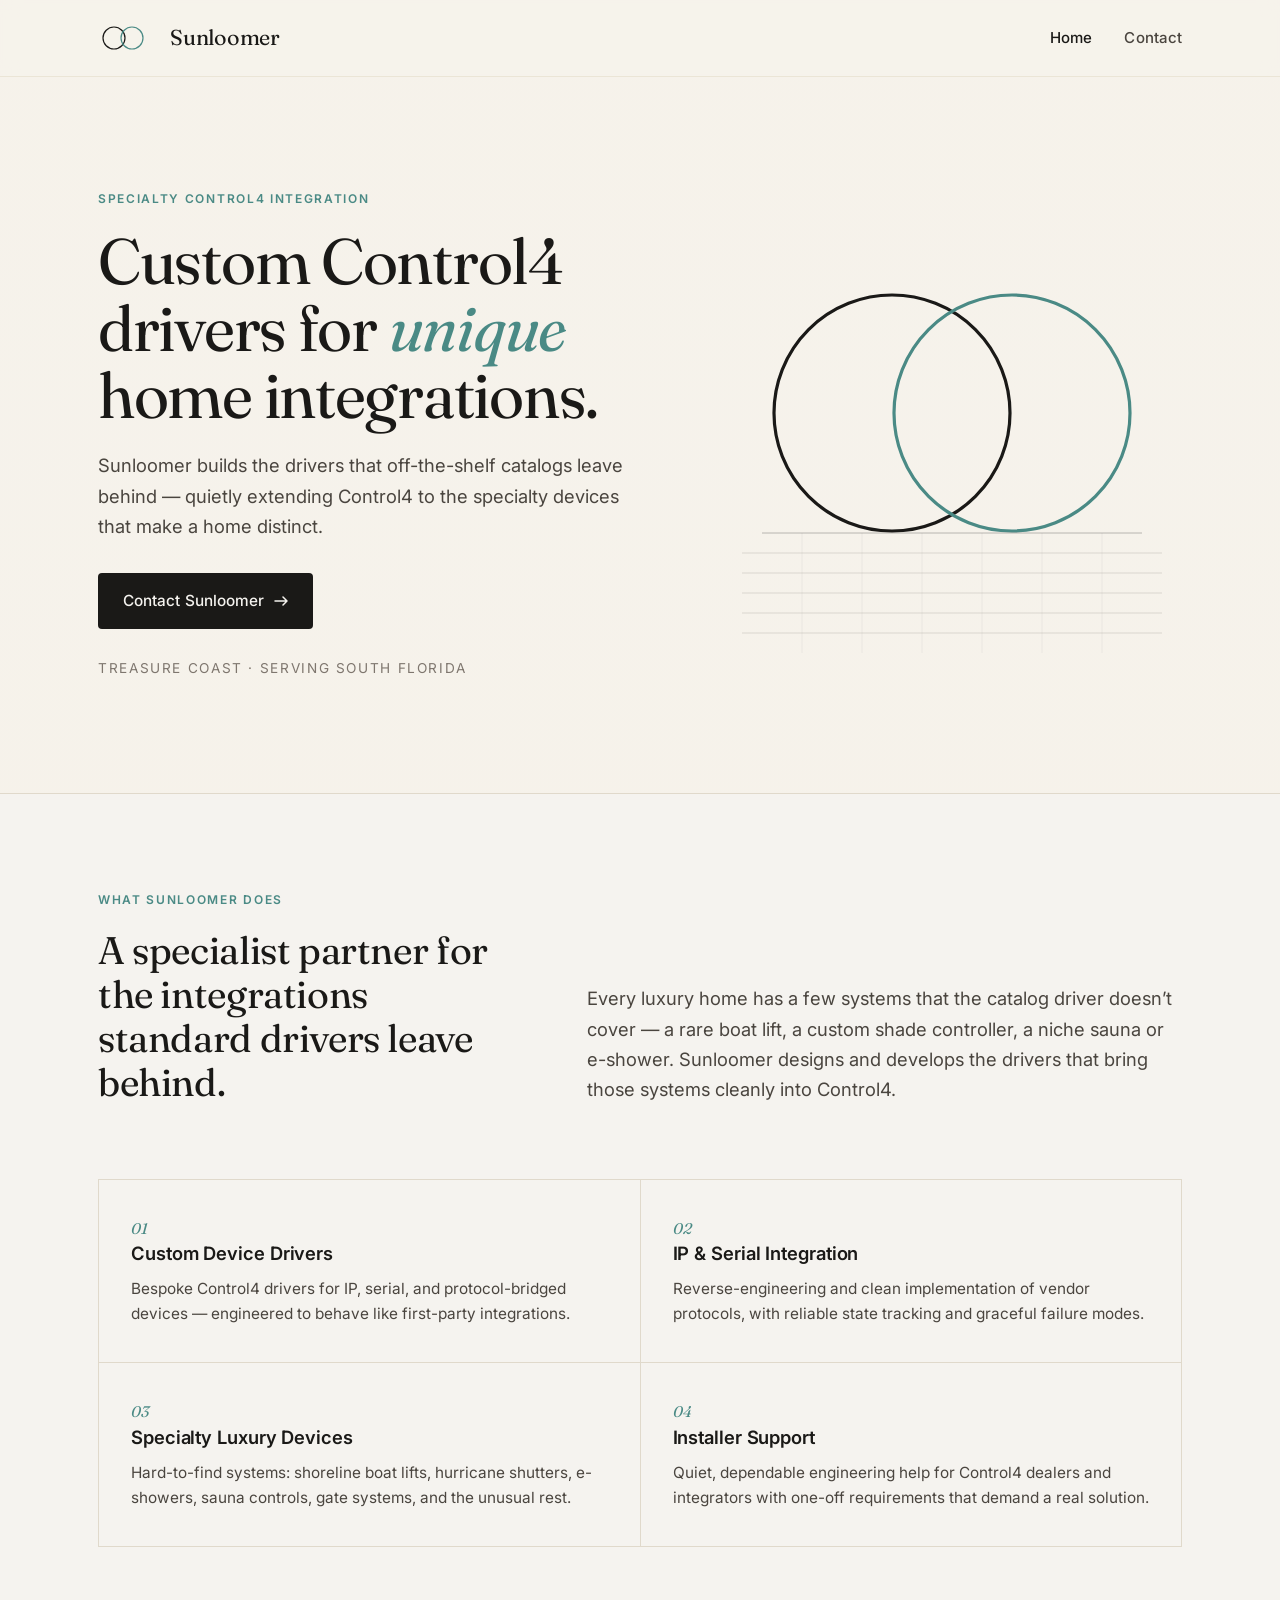
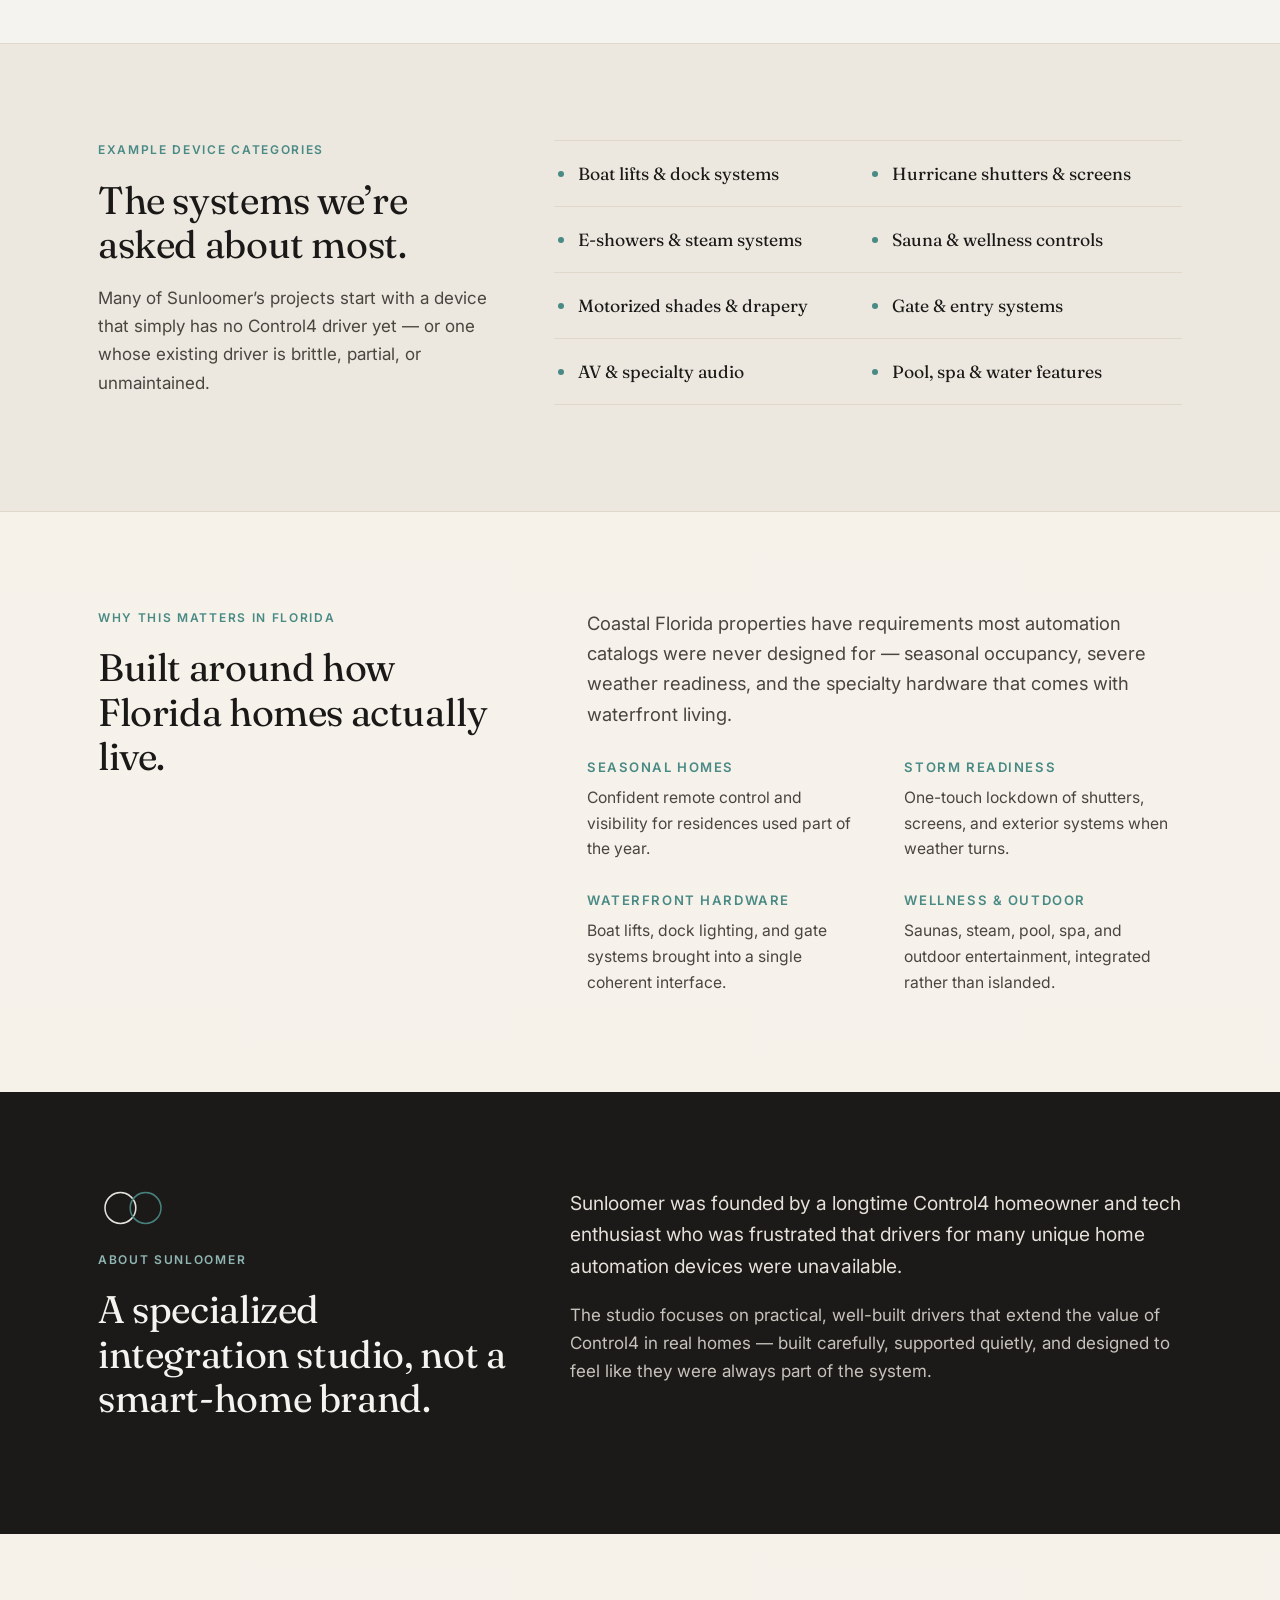
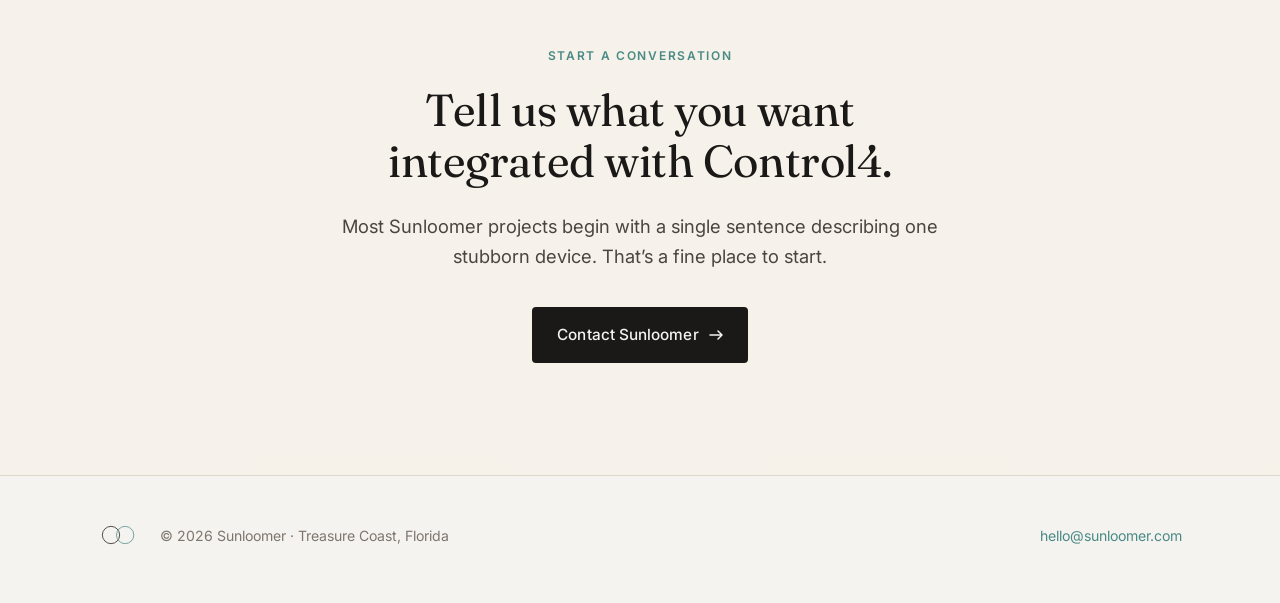
<file: index.html>
<!doctype html>
<html lang="en">
<head>
  <meta charset="utf-8" />
  <meta name="viewport" content="width=device-width, initial-scale=1" />
  <title>Sunloomer — Custom Control4 Drivers for Unique Home Integrations</title>
  <meta name="description" content="Sunloomer builds custom Control4 drivers for the specialty devices that off-the-shelf integrations leave behind. Based on the Treasure Coast, serving South Florida luxury homes." />
  <meta name="theme-color" content="#F6F2EA" />
  <link rel="icon" type="image/svg+xml" href="assets/sunloomer-appicon-light.svg" />
  <link rel="apple-touch-icon" href="assets/sunloomer-appicon-dark.svg" />

  <!-- Open Graph -->
  <meta property="og:title" content="Sunloomer — Custom Control4 Drivers" />
  <meta property="og:description" content="Specialty Control4 driver development for unique luxury-home integrations. Treasure Coast & South Florida." />
  <meta property="og:type" content="website" />
  <meta property="og:url" content="https://sunloomer.com/" />

  <!-- Fonts -->
  <link rel="preconnect" href="https://fonts.googleapis.com">
  <link rel="preconnect" href="https://fonts.gstatic.com" crossorigin>
  <link href="https://fonts.googleapis.com/css2?family=Fraunces:ital,opsz,wght@0,9..144,400;0,9..144,500;1,9..144,400&family=Inter:wght@400;500;600&display=swap" rel="stylesheet">

  <link rel="stylesheet" href="styles.css" />
</head>
<body>

  <!-- ============================================================ HEADER -->
  <header class="site-header">
    <div class="container nav">
      <a class="brand" href="index.html" aria-label="Sunloomer home">
        <svg class="brand-mark" viewBox="0 0 120 56" aria-hidden="true">
          <circle cx="32" cy="28" r="22" stroke="#1A1917" stroke-width="2.4" fill="none" />
          <circle cx="68" cy="28" r="22" stroke="#4A8A85" stroke-width="2.4" fill="none" />
        </svg>
        <span>Sunloomer</span>
      </a>
      <nav class="nav-links" aria-label="Primary">
        <a href="index.html" class="active">Home</a>
        <a href="contact.html">Contact</a>
      </nav>
    </div>
  </header>

  <!-- ============================================================ HERO -->
  <section class="hero">
    <div class="container hero-grid">
      <div>
        <p class="eyebrow">Specialty Control4 integration</p>
        <h1>Custom Control4 drivers for <em>unique</em> home integrations.</h1>
        <p class="lead">
          Sunloomer builds the drivers that off-the-shelf catalogs leave behind &mdash;
          quietly extending Control4 to the specialty devices that make a home distinct.
        </p>
        <a class="btn btn-primary" href="contact.html">
          Contact Sunloomer
          <svg class="arrow" width="14" height="10" viewBox="0 0 14 10" aria-hidden="true">
            <path d="M1 5h12M9 1l4 4-4 4" stroke="currentColor" stroke-width="1.5" fill="none" stroke-linecap="round" stroke-linejoin="round"/>
          </svg>
        </a>
        <p class="hero-meta">Treasure Coast &middot; Serving South Florida</p>
      </div>

      <!-- Sunloomer brand rings over architectural horizon -->
      <svg class="hero-art" viewBox="0 0 460 460" aria-hidden="true">
        <!-- Subtle horizon "loom" lines at the base -->
        <g stroke="#1A1917" stroke-width="0.7" opacity="0.18">
          <line x1="20"  y1="340" x2="440" y2="340"/>
          <line x1="20"  y1="360" x2="440" y2="360"/>
          <line x1="20"  y1="380" x2="440" y2="380"/>
          <line x1="20"  y1="400" x2="440" y2="400"/>
          <line x1="20"  y1="420" x2="440" y2="420"/>
        </g>

        <!-- Subtle vertical warp threads -->
        <g stroke="#1A1917" stroke-width="0.5" opacity="0.10">
          <line x1="80"  y1="320" x2="80"  y2="440"/>
          <line x1="140" y1="320" x2="140" y2="440"/>
          <line x1="200" y1="320" x2="200" y2="440"/>
          <line x1="260" y1="320" x2="260" y2="440"/>
          <line x1="320" y1="320" x2="320" y2="440"/>
          <line x1="380" y1="320" x2="380" y2="440"/>
        </g>

        <!-- Brand rings — scaled large as the focal element -->
        <g fill="none" stroke-width="3.2">
          <circle cx="170" cy="200" r="118" stroke="#1A1917"/>
          <circle cx="290" cy="200" r="118" stroke="#4A8A85"/>
        </g>

        <!-- Faint rule line marking the horizon below the rings -->
        <line x1="40" y1="320" x2="420" y2="320" stroke="#1A1917" stroke-width="0.8" opacity="0.35"/>
      </svg>
    </div>
  </section>

  <hr class="divider" />

  <!-- ============================================================ SERVICES -->
  <section id="services">
    <div class="container">
      <div class="services-head">
        <div>
          <p class="eyebrow">What Sunloomer does</p>
          <h2>A specialist partner for the integrations standard drivers leave behind.</h2>
        </div>
        <p class="lead">
          Every luxury home has a few systems that the catalog driver doesn&rsquo;t cover &mdash; a
          rare boat lift, a custom shade controller, a niche sauna or e-shower. Sunloomer designs
          and develops the drivers that bring those systems cleanly into Control4.
        </p>
      </div>

      <div class="cards">
        <article class="card">
          <p class="card-num">01</p>
          <h3>Custom Device Drivers</h3>
          <p>Bespoke Control4 drivers for IP, serial, and protocol-bridged devices &mdash; engineered to behave like first-party integrations.</p>
        </article>

        <article class="card">
          <p class="card-num">02</p>
          <h3>IP &amp; Serial Integration</h3>
          <p>Reverse-engineering and clean implementation of vendor protocols, with reliable state tracking and graceful failure modes.</p>
        </article>

        <article class="card">
          <p class="card-num">03</p>
          <h3>Specialty Luxury Devices</h3>
          <p>Hard-to-find systems: shoreline boat lifts, hurricane shutters, e-showers, sauna controls, gate systems, and the unusual rest.</p>
        </article>

        <article class="card">
          <p class="card-num">04</p>
          <h3>Installer Support</h3>
          <p>Quiet, dependable engineering help for Control4 dealers and integrators with one-off requirements that demand a real solution.</p>
        </article>
      </div>
    </div>
  </section>

  <!-- ============================================================ DEVICES -->
  <section class="devices">
    <div class="container devices-grid">
      <div>
        <p class="eyebrow">Example device categories</p>
        <h2>The systems we&rsquo;re asked about most.</h2>
        <p>Many of Sunloomer&rsquo;s projects start with a device that simply has no Control4 driver yet &mdash; or one whose existing driver is brittle, partial, or unmaintained.</p>
      </div>
      <ul class="device-list">
        <li>Boat lifts &amp; dock systems</li>
        <li>Hurricane shutters &amp; screens</li>
        <li>E-showers &amp; steam systems</li>
        <li>Sauna &amp; wellness controls</li>
        <li>Motorized shades &amp; drapery</li>
        <li>Gate &amp; entry systems</li>
        <li>AV &amp; specialty audio</li>
        <li>Pool, spa &amp; water features</li>
      </ul>
    </div>
  </section>

  <!-- ============================================================ FLORIDA -->
  <section class="florida">
    <div class="container florida-grid">
      <div>
        <p class="eyebrow">Why this matters in Florida</p>
        <h2>Built around how Florida homes actually live.</h2>
      </div>
      <div>
        <p class="lead">
          Coastal Florida properties have requirements most automation catalogs were never designed for &mdash;
          seasonal occupancy, severe weather readiness, and the specialty hardware that comes with waterfront living.
        </p>
        <div class="fact-grid">
          <div class="fact">
            <h4>Seasonal homes</h4>
            <p>Confident remote control and visibility for residences used part of the year.</p>
          </div>
          <div class="fact">
            <h4>Storm readiness</h4>
            <p>One-touch lockdown of shutters, screens, and exterior systems when weather turns.</p>
          </div>
          <div class="fact">
            <h4>Waterfront hardware</h4>
            <p>Boat lifts, dock lighting, and gate systems brought into a single coherent interface.</p>
          </div>
          <div class="fact">
            <h4>Wellness &amp; outdoor</h4>
            <p>Saunas, steam, pool, spa, and outdoor entertainment, integrated rather than islanded.</p>
          </div>
        </div>
      </div>
    </div>
  </section>

  <!-- ============================================================ ABOUT -->
  <section class="about">
    <div class="container about-grid">
      <div>
        <svg class="about-mark" viewBox="0 0 120 56" aria-hidden="true">
          <circle cx="32" cy="28" r="22" stroke="#F5F3EF" stroke-width="2.2" fill="none" />
          <circle cx="68" cy="28" r="22" stroke="#4A8A85" stroke-width="2.2" fill="none" />
        </svg>
        <p class="eyebrow">About Sunloomer</p>
        <h2>A specialized integration studio, not a smart-home brand.</h2>
      </div>
      <div>
        <p class="lead">
          Sunloomer was founded by a longtime Control4 homeowner and tech enthusiast
          who was frustrated that drivers for many unique home automation devices
          were unavailable.
        </p>
        <p>
          The studio focuses on practical, well-built drivers that extend the value of
          Control4 in real homes &mdash; built carefully, supported quietly, and designed to
          feel like they were always part of the system.
        </p>
      </div>
    </div>
  </section>

  <!-- ============================================================ CTA -->
  <section class="cta">
    <div class="container">
      <p class="eyebrow">Start a conversation</p>
      <h2>Tell us what you want integrated with Control4.</h2>
      <p class="lead">Most Sunloomer projects begin with a single sentence describing one stubborn device. That&rsquo;s a fine place to start.</p>
      <a class="btn btn-primary" href="contact.html">
        Contact Sunloomer
        <svg class="arrow" width="14" height="10" viewBox="0 0 14 10" aria-hidden="true">
          <path d="M1 5h12M9 1l4 4-4 4" stroke="currentColor" stroke-width="1.5" fill="none" stroke-linecap="round" stroke-linejoin="round"/>
        </svg>
      </a>
    </div>
  </section>

  <!-- ============================================================ FOOTER -->
  <footer class="site-footer">
    <div class="container footer-grid">
      <div class="footer-brand">
        <svg class="footer-mark" viewBox="0 0 120 56" aria-hidden="true">
          <circle cx="32" cy="28" r="22" stroke="#1A1917" stroke-width="2.2" fill="none" />
          <circle cx="68" cy="28" r="22" stroke="#4A8A85" stroke-width="2.2" fill="none" />
        </svg>
        <p>&copy; <span id="year">2026</span> Sunloomer &middot; Treasure Coast, Florida</p>
      </div>
      <p><a href="mailto:hello@sunloomer.com">hello@sunloomer.com</a></p>
    </div>
  </footer>

  <script>
    document.getElementById('year').textContent = new Date().getFullYear();
  </script>
</body>
</html>
</file>
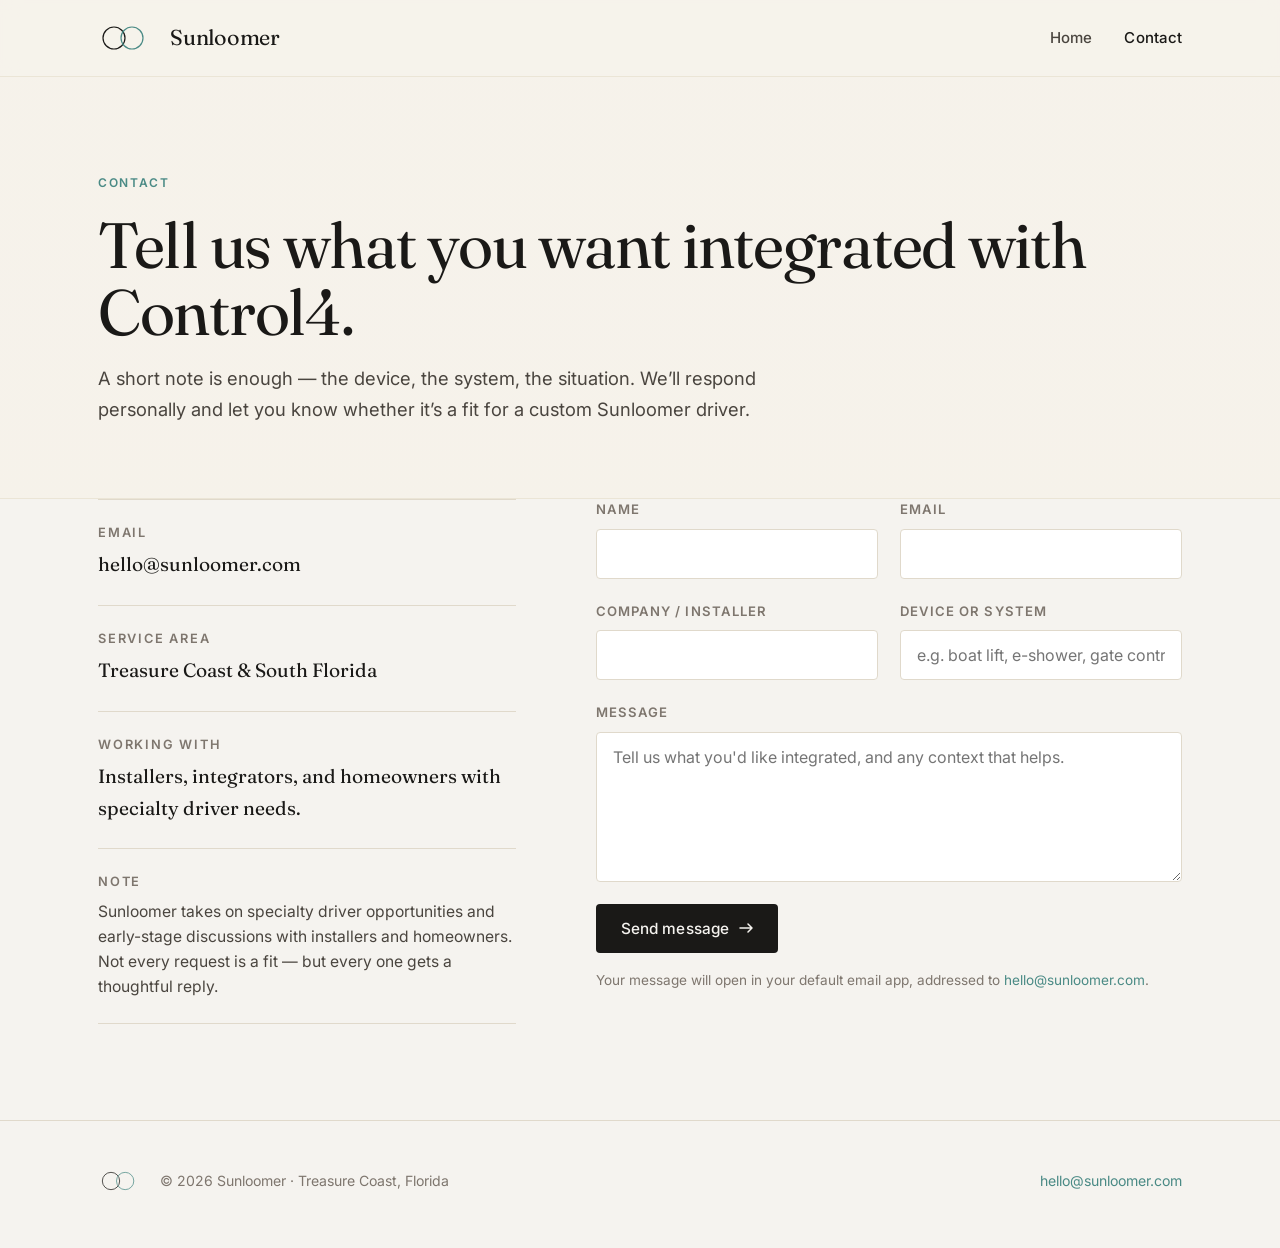
<file: contact.html>
<!doctype html>
<html lang="en">
<head>
  <meta charset="utf-8" />
  <meta name="viewport" content="width=device-width, initial-scale=1" />
  <title>Contact — Sunloomer</title>
  <meta name="description" content="Tell Sunloomer what device or system you want integrated with Control4. Based on the Treasure Coast, serving South Florida." />
  <meta name="theme-color" content="#F6F2EA" />
  <link rel="icon" type="image/svg+xml" href="assets/sunloomer-appicon-light.svg" />
  <link rel="apple-touch-icon" href="assets/sunloomer-appicon-dark.svg" />

  <!-- Fonts -->
  <link rel="preconnect" href="https://fonts.googleapis.com">
  <link rel="preconnect" href="https://fonts.gstatic.com" crossorigin>
  <link href="https://fonts.googleapis.com/css2?family=Fraunces:ital,opsz,wght@0,9..144,400;0,9..144,500;1,9..144,400&family=Inter:wght@400;500;600&display=swap" rel="stylesheet">

  <link rel="stylesheet" href="styles.css" />
</head>
<body>

  <!-- HEADER -->
  <header class="site-header">
    <div class="container nav">
      <a class="brand" href="index.html" aria-label="Sunloomer home">
        <svg class="brand-mark" viewBox="0 0 120 56" aria-hidden="true">
          <circle cx="32" cy="28" r="22" stroke="#1A1917" stroke-width="2.4" fill="none" />
          <circle cx="68" cy="28" r="22" stroke="#4A8A85" stroke-width="2.4" fill="none" />
        </svg>
        <span>Sunloomer</span>
      </a>
      <nav class="nav-links" aria-label="Primary">
        <a href="index.html">Home</a>
        <a href="contact.html" class="active">Contact</a>
      </nav>
    </div>
  </header>

  <!-- HERO -->
  <section class="contact-hero">
    <div class="container">
      <p class="eyebrow">Contact</p>
      <h1>Tell us what you want integrated with Control4.</h1>
      <p class="lead">A short note is enough &mdash; the device, the system, the situation. We&rsquo;ll respond personally and let you know whether it&rsquo;s a fit for a custom Sunloomer driver.</p>
    </div>
  </section>

  <!-- CONTACT GRID -->
  <div class="container contact-grid">

    <aside class="contact-info">
      <div class="info-block">
        <h3>Email</h3>
        <p><a href="mailto:hello@sunloomer.com">hello@sunloomer.com</a></p>
      </div>
      <div class="info-block">
        <h3>Service Area</h3>
        <p>Treasure Coast &amp; South Florida</p>
      </div>
      <div class="info-block">
        <h3>Working With</h3>
        <p>Installers, integrators, and homeowners with specialty driver needs.</p>
      </div>
      <div class="info-block">
        <h3>Note</h3>
        <p style="font-family: var(--sans); font-size: .98rem; color: var(--ink-soft); line-height: 1.6;">
          Sunloomer takes on specialty driver opportunities and early-stage discussions
          with installers and homeowners. Not every request is a fit &mdash; but every one gets a thoughtful reply.
        </p>
      </div>
    </aside>

    <!-- mailto form -->
    <form id="contact-form" onsubmit="return sendMail(event)" novalidate>
      <div class="form-row">
        <div class="field">
          <label for="name">Name</label>
          <input id="name" name="name" type="text" autocomplete="name" required />
        </div>
        <div class="field">
          <label for="email">Email</label>
          <input id="email" name="email" type="email" autocomplete="email" required />
        </div>
      </div>

      <div class="form-row">
        <div class="field">
          <label for="company">Company / Installer</label>
          <input id="company" name="company" type="text" autocomplete="organization" />
        </div>
        <div class="field">
          <label for="device">Device or System</label>
          <input id="device" name="device" type="text" placeholder="e.g. boat lift, e-shower, gate controller" />
        </div>
      </div>

      <div class="field">
        <label for="message">Message</label>
        <textarea id="message" name="message" rows="6" required placeholder="Tell us what you'd like integrated, and any context that helps."></textarea>
      </div>

      <div class="form-actions">
        <button type="submit" class="btn btn-primary">
          Send message
          <svg class="arrow" width="14" height="10" viewBox="0 0 14 10" aria-hidden="true">
            <path d="M1 5h12M9 1l4 4-4 4" stroke="currentColor" stroke-width="1.5" fill="none" stroke-linecap="round" stroke-linejoin="round"/>
          </svg>
        </button>
        <p class="form-note">Your message will open in your default email app, addressed to <a href="mailto:hello@sunloomer.com">hello@sunloomer.com</a>.</p>
      </div>
    </form>

  </div>

  <!-- FOOTER -->
  <footer class="site-footer">
    <div class="container footer-grid">
      <div class="footer-brand">
        <svg class="footer-mark" viewBox="0 0 120 56" aria-hidden="true">
          <circle cx="32" cy="28" r="22" stroke="#1A1917" stroke-width="2.2" fill="none" />
          <circle cx="68" cy="28" r="22" stroke="#4A8A85" stroke-width="2.2" fill="none" />
        </svg>
        <p>&copy; <span id="year">2026</span> Sunloomer &middot; Treasure Coast, Florida</p>
      </div>
      <p><a href="mailto:hello@sunloomer.com">hello@sunloomer.com</a></p>
    </div>
  </footer>

  <script>
    document.getElementById('year').textContent = new Date().getFullYear();

    function sendMail(e) {
      e.preventDefault();
      const f = e.target;
      const name    = f.name.value.trim();
      const email   = f.email.value.trim();
      const company = f.company.value.trim();
      const device  = f.device.value.trim();
      const message = f.message.value.trim();

      if (!name || !email || !message) {
        alert('Please fill in your name, email, and a short message.');
        return false;
      }

      const subject = `Sunloomer inquiry — ${device || 'general'}`;
      const body =
        `Name: ${name}\n` +
        `Email: ${email}\n` +
        `Company / Installer: ${company || '—'}\n` +
        `Device or System: ${device || '—'}\n\n` +
        `${message}\n`;

      const href = `mailto:hello@sunloomer.com?subject=${encodeURIComponent(subject)}&body=${encodeURIComponent(body)}`;
      window.location.href = href;
      return false;
    }
  </script>
</body>
</html>
</file>
<file: styles.css>
/* ============================================================
   Sunloomer — Quiet luxury tech, restrained and architectural
   ============================================================ */

/* ---------- Tokens ---------- */
:root {
  /* Color — aligned to Sunloomer brand SVGs */
  --sand:        #F5F3EF;   /* page background — brand light */
  --sand-deep:   #ECE8DF;   /* subtle band background */
  --paper:       #FFFFFF;   /* card surface */
  --ink:         #1A1917;   /* primary text — brand charcoal */
  --ink-soft:    #4A453F;   /* secondary text */
  --ink-mute:    #7E766E;   /* tertiary / captions */
  --rule:        #E0D9CB;   /* hairlines */
  --rule-soft:   #EBE5D6;
  --teal:        #4A8A85;   /* accent — brand teal */
  --teal-deep:   #2F6A66;   /* hover / pressed */
  --teal-soft:   #DDEAE8;   /* focus tint */

  /* Type */
  --serif: "Fraunces", "Cormorant Garamond", Georgia, serif;
  --sans:  "Inter", -apple-system, BlinkMacSystemFont, "Segoe UI", Helvetica, Arial, sans-serif;

  /* Layout */
  --container: 1140px;
  --gutter: 28px;
  --radius: 4px;

  /* Motion */
  --ease: cubic-bezier(.22,.61,.36,1);
}

/* ---------- Reset ---------- */
*, *::before, *::after { box-sizing: border-box; }
html { scroll-behavior: smooth; }
body {
  margin: 0;
  font-family: var(--sans);
  font-size: 17px;
  line-height: 1.65;
  color: var(--ink);
  background: var(--sand);
  -webkit-font-smoothing: antialiased;
  -moz-osx-font-smoothing: grayscale;
  text-rendering: optimizeLegibility;
}
img, svg { display: block; max-width: 100%; }
a { color: var(--teal); text-decoration: none; transition: color .2s var(--ease); }
a:hover { color: var(--teal-deep); }

/* ---------- Layout ---------- */
.container {
  max-width: var(--container);
  margin: 0 auto;
  padding: 0 var(--gutter);
}

section { padding: 96px 0; }
@media (max-width: 720px) { section { padding: 64px 0; } }

.eyebrow {
  font-family: var(--sans);
  font-size: 12px;
  letter-spacing: .14em;
  text-transform: uppercase;
  color: var(--teal);
  font-weight: 600;
  margin: 0 0 18px;
}

h1, h2, h3 {
  font-family: var(--serif);
  font-weight: 400;
  letter-spacing: -0.01em;
  color: var(--ink);
  margin: 0 0 18px;
}
h1 { font-size: clamp(2.4rem, 5vw, 4rem); line-height: 1.05; letter-spacing: -0.02em; }
h2 { font-size: clamp(1.7rem, 3vw, 2.4rem); line-height: 1.15; }
h3 { font-size: 1.15rem; line-height: 1.35; font-family: var(--sans); font-weight: 600; letter-spacing: -.005em; }
p  { margin: 0 0 18px; color: var(--ink-soft); }
.lead { font-size: 1.15rem; color: var(--ink-soft); max-width: 56ch; }

/* ---------- Header / Nav ---------- */
.site-header {
  position: sticky;
  top: 0;
  z-index: 50;
  background: rgba(246, 242, 234, 0.85);
  backdrop-filter: saturate(140%) blur(10px);
  -webkit-backdrop-filter: saturate(140%) blur(10px);
  border-bottom: 1px solid var(--rule-soft);
}
.nav {
  display: flex;
  align-items: center;
  justify-content: space-between;
  height: 76px;
}
.brand {
  display: inline-flex;
  align-items: center;
  gap: 12px;
  color: var(--ink);
  font-family: var(--serif);
  font-size: 1.35rem;
  letter-spacing: -0.01em;
}
.brand:hover { color: var(--ink); }
.brand-mark { width: 60px; height: 28px; }
.nav-links {
  display: flex;
  gap: 32px;
  align-items: center;
}
.nav-links a {
  color: var(--ink-soft);
  font-size: .94rem;
  font-weight: 500;
  letter-spacing: .005em;
}
.nav-links a:hover { color: var(--ink); }
.nav-links a.active { color: var(--ink); }

/* ---------- Buttons ---------- */
.btn {
  display: inline-flex;
  align-items: center;
  gap: 10px;
  padding: 14px 24px;
  font-family: var(--sans);
  font-size: .96rem;
  font-weight: 500;
  letter-spacing: .005em;
  border-radius: var(--radius);
  border: 1px solid transparent;
  cursor: pointer;
  transition: all .2s var(--ease);
}
.btn-primary {
  background: var(--ink);
  color: var(--sand);
}
.btn-primary:hover {
  background: var(--teal-deep);
  color: #fff;
  transform: translateY(-1px);
}
.btn-ghost {
  background: transparent;
  color: var(--ink);
  border-color: var(--rule);
}
.btn-ghost:hover { border-color: var(--ink); color: var(--ink); }
.btn .arrow { transition: transform .2s var(--ease); }
.btn:hover .arrow { transform: translateX(3px); }

/* ---------- Hero ---------- */
/* Photo backgrounds: swap any URL below for your own Stuart, FL imagery.
   Each rule layers a strong color overlay over the image so typography
   stays dominant. Fallback color shows if the image fails to load. */
.hero {
  padding: 112px 0 96px;
  position: relative;
  overflow: hidden;
  background-color: var(--sand);
  background-image:
    linear-gradient(180deg,
      rgba(246, 242, 234, 0.92) 0%,
      rgba(246, 242, 234, 0.78) 55%,
      rgba(246, 242, 234, 0.94) 100%),
    url("https://images.unsplash.com/photo-1507525428034-b723cf961d3e?w=2200&q=75&auto=format&fit=crop");
  background-size: cover;
  background-position: center 30%;
  background-repeat: no-repeat;
}
.hero-grid {
  display: grid;
  grid-template-columns: 1.15fr 1fr;
  gap: 64px;
  align-items: center;
}
@media (max-width: 880px) {
  .hero-grid { grid-template-columns: 1fr; gap: 40px; }
}
.hero h1 { margin-bottom: 22px; }
.hero h1 em {
  font-style: italic;
  color: var(--teal);
  font-feature-settings: "ss01";
}
.hero .lead { margin-bottom: 32px; }
.hero-meta {
  margin-top: 28px;
  font-size: .85rem;
  letter-spacing: .12em;
  text-transform: uppercase;
  color: var(--ink-mute);
}
.hero-art {
  aspect-ratio: 1 / 1;
  width: 100%;
  max-width: 460px;
  margin-left: auto;
}

/* ---------- Section dividers ---------- */
.divider {
  height: 1px;
  background: var(--rule);
  border: 0;
  margin: 0;
}

/* ---------- Services ---------- */
.services-head {
  display: grid;
  grid-template-columns: 1fr 1.4fr;
  gap: 64px;
  margin-bottom: 56px;
  align-items: end;
}
@media (max-width: 880px) {
  .services-head { grid-template-columns: 1fr; gap: 24px; margin-bottom: 40px; }
}
.cards {
  display: grid;
  grid-template-columns: repeat(2, 1fr);
  gap: 1px;
  background: var(--rule);
  border: 1px solid var(--rule);
}
@media (max-width: 720px) { .cards { grid-template-columns: 1fr; } }
.card {
  background: var(--sand);
  padding: 36px 32px;
  transition: background .25s var(--ease);
}
.card:hover { background: var(--paper); }
.card-num {
  font-family: var(--serif);
  font-style: italic;
  color: var(--teal);
  font-size: .95rem;
  margin-bottom: 18px;
}
.card h3 { margin-bottom: 10px; }
.card p { font-size: .96rem; margin: 0; }

/* ---------- Devices band ---------- */
.devices {
  background: var(--sand-deep);
  border-top: 1px solid var(--rule);
  border-bottom: 1px solid var(--rule);
}

/* ---------- Florida section (photo background) ---------- */
.florida {
  position: relative;
  background-color: var(--sand);
  background-image:
    linear-gradient(180deg,
      rgba(246, 242, 234, 0.96) 0%,
      rgba(246, 242, 234, 0.82) 50%,
      rgba(246, 242, 234, 0.96) 100%),
    url("https://images.unsplash.com/photo-1473625247510-8ceb1760943f?w=2200&q=75&auto=format&fit=crop");
  background-size: cover;
  background-position: center;
  background-repeat: no-repeat;
}
.devices-grid {
  display: grid;
  grid-template-columns: 1fr 1.6fr;
  gap: 64px;
  align-items: start;
}
@media (max-width: 880px) {
  .devices-grid { grid-template-columns: 1fr; gap: 32px; }
}
.device-list {
  display: grid;
  grid-template-columns: repeat(2, 1fr);
  list-style: none;
  margin: 0;
  padding: 0;
  border-top: 1px solid var(--rule);
}
@media (max-width: 540px) { .device-list { grid-template-columns: 1fr; } }
.device-list li {
  padding: 18px 4px;
  border-bottom: 1px solid var(--rule);
  font-family: var(--serif);
  font-size: 1.1rem;
  color: var(--ink);
  display: flex;
  align-items: baseline;
  gap: 14px;
}
.device-list li::before {
  content: "";
  flex: 0 0 6px;
  width: 6px; height: 6px;
  border-radius: 50%;
  background: var(--teal);
  transform: translateY(-3px);
}

/* ---------- Florida (two-column prose) ---------- */
.florida-grid {
  display: grid;
  grid-template-columns: 1fr 1.4fr;
  gap: 64px;
  align-items: start;
}
@media (max-width: 880px) {
  .florida-grid { grid-template-columns: 1fr; gap: 24px; }
}
.fact-grid {
  display: grid;
  grid-template-columns: repeat(2, 1fr);
  gap: 28px 40px;
  margin-top: 28px;
}
@media (max-width: 540px) { .fact-grid { grid-template-columns: 1fr; } }
.fact h4 {
  font-family: var(--sans);
  font-size: .82rem;
  letter-spacing: .12em;
  text-transform: uppercase;
  color: var(--teal);
  margin: 0 0 6px;
  font-weight: 600;
}
.fact p { margin: 0; font-size: .98rem; }

/* ---------- About (photo background, dark wash) ---------- */
.about {
  position: relative;
  background-color: var(--ink);
  background-image:
    linear-gradient(180deg,
      rgba(28, 26, 24, 0.94) 0%,
      rgba(28, 26, 24, 0.86) 50%,
      rgba(28, 26, 24, 0.94) 100%),
    url("https://images.unsplash.com/photo-1518156677180-95a2893f3e9f?w=2200&q=75&auto=format&fit=crop");
  background-size: cover;
  background-position: center 40%;
  background-repeat: no-repeat;
  color: var(--sand);
}
.about p { color: rgba(246,242,234,.78); }
.about h2 { color: var(--sand); }
.about .eyebrow { color: #8FB6B3; }
.about-grid {
  display: grid;
  grid-template-columns: 1fr 1.5fr;
  gap: 64px;
  align-items: start;
}
@media (max-width: 880px) {
  .about-grid { grid-template-columns: 1fr; gap: 24px; }
}
.about .lead { color: rgba(246,242,234,.92); font-size: 1.2rem; }
.about-mark {
  width: 84px;
  height: 40px;
  margin-bottom: 22px;
  display: block;
  opacity: .92;
}

/* ---------- CTA (subtle coastal background) ---------- */
.cta {
  text-align: center;
  padding: 112px 0;
  position: relative;
  background-color: var(--sand);
  background-image:
    linear-gradient(180deg,
      rgba(246, 242, 234, 0.95) 0%,
      rgba(246, 242, 234, 0.85) 50%,
      rgba(246, 242, 234, 0.97) 100%),
    url("https://images.unsplash.com/photo-1500530855697-b586d89ba3ee?w=2200&q=75&auto=format&fit=crop");
  background-size: cover;
  background-position: center;
  background-repeat: no-repeat;
}
.cta h2 { font-size: clamp(1.9rem, 3.6vw, 2.8rem); margin-bottom: 24px; max-width: 22ch; margin-left: auto; margin-right: auto;}
.cta .lead { margin: 0 auto 36px; }

/* ---------- Footer ---------- */
.site-footer {
  border-top: 1px solid var(--rule);
  padding: 48px 0 56px;
  background: var(--sand);
}
.footer-grid {
  display: flex;
  justify-content: space-between;
  align-items: center;
  flex-wrap: wrap;
  gap: 18px;
}
.footer-brand {
  display: flex;
  align-items: center;
  gap: 14px;
}
.footer-brand p { margin: 0; }
.footer-mark {
  width: 48px;
  height: 22px;
  flex: 0 0 48px;
  opacity: .85;
}
.site-footer p {
  margin: 0;
  font-size: .88rem;
  color: var(--ink-mute);
}

/* ---------- Contact page ---------- */
.contact-hero {
  padding: 96px 0 56px;
  background-color: var(--sand);
  background-image:
    linear-gradient(180deg,
      rgba(246, 242, 234, 0.92) 0%,
      rgba(246, 242, 234, 0.85) 60%,
      rgba(246, 242, 234, 0.98) 100%),
    url("https://images.unsplash.com/photo-1507525428034-b723cf961d3e?w=2200&q=75&auto=format&fit=crop");
  background-size: cover;
  background-position: center 40%;
  background-repeat: no-repeat;
  border-bottom: 1px solid var(--rule-soft);
}
.contact-grid {
  display: grid;
  grid-template-columns: 1fr 1.4fr;
  gap: 80px;
  align-items: start;
  padding-bottom: 96px;
}
@media (max-width: 880px) {
  .contact-grid { grid-template-columns: 1fr; gap: 48px; padding-bottom: 64px; }
}
.contact-info h3 {
  font-family: var(--sans);
  font-size: .8rem;
  letter-spacing: .14em;
  text-transform: uppercase;
  color: var(--ink-mute);
  font-weight: 600;
  margin: 0 0 8px;
}
.contact-info .info-block {
  padding: 24px 0;
  border-bottom: 1px solid var(--rule);
}
.contact-info .info-block:first-of-type { border-top: 1px solid var(--rule); }
.contact-info p {
  font-family: var(--serif);
  font-size: 1.2rem;
  color: var(--ink);
  margin: 0;
}
.contact-info a { color: var(--ink); }
.contact-info a:hover { color: var(--teal); }

/* ---------- Form ---------- */
form { display: grid; gap: 22px; }
.form-row {
  display: grid;
  grid-template-columns: 1fr 1fr;
  gap: 22px;
}
@media (max-width: 600px) { .form-row { grid-template-columns: 1fr; } }
.field { display: flex; flex-direction: column; gap: 8px; }
.field label {
  font-size: .82rem;
  letter-spacing: .08em;
  text-transform: uppercase;
  color: var(--ink-mute);
  font-weight: 600;
}
.field input,
.field select,
.field textarea {
  font-family: var(--sans);
  font-size: 1rem;
  color: var(--ink);
  background: var(--paper);
  border: 1px solid var(--rule);
  border-radius: var(--radius);
  padding: 14px 16px;
  transition: border-color .2s var(--ease), box-shadow .2s var(--ease);
}
.field textarea { resize: vertical; min-height: 140px; }
.field input:focus,
.field select:focus,
.field textarea:focus {
  outline: none;
  border-color: var(--teal);
  box-shadow: 0 0 0 3px var(--teal-soft);
}
.form-note {
  font-size: .85rem;
  color: var(--ink-mute);
  margin: 0;
}
.form-actions { display: flex; align-items: center; justify-content: space-between; gap: 16px; flex-wrap: wrap; }

/* ---------- Utility ---------- */
.no-bullets { list-style: none; padding: 0; margin: 0; }
.muted { color: var(--ink-mute); }
.measure { max-width: 60ch; }
</file>
